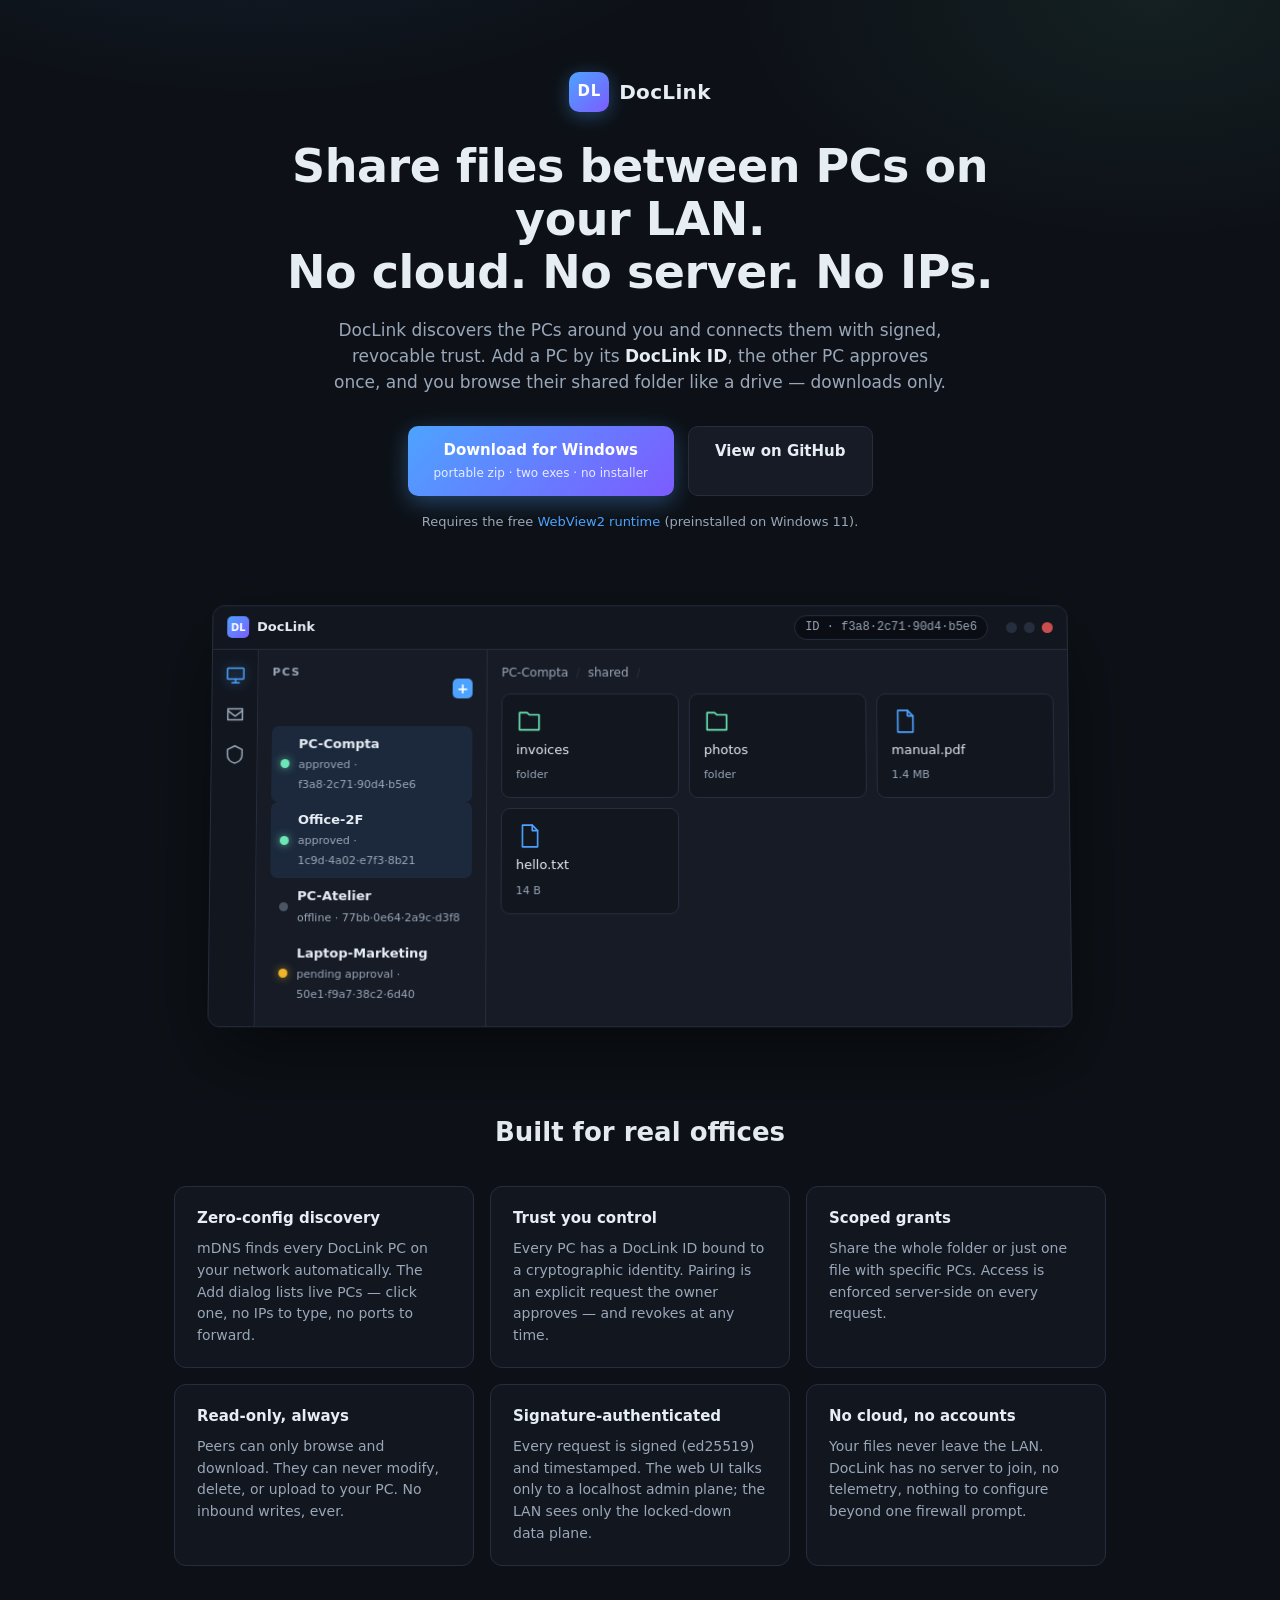
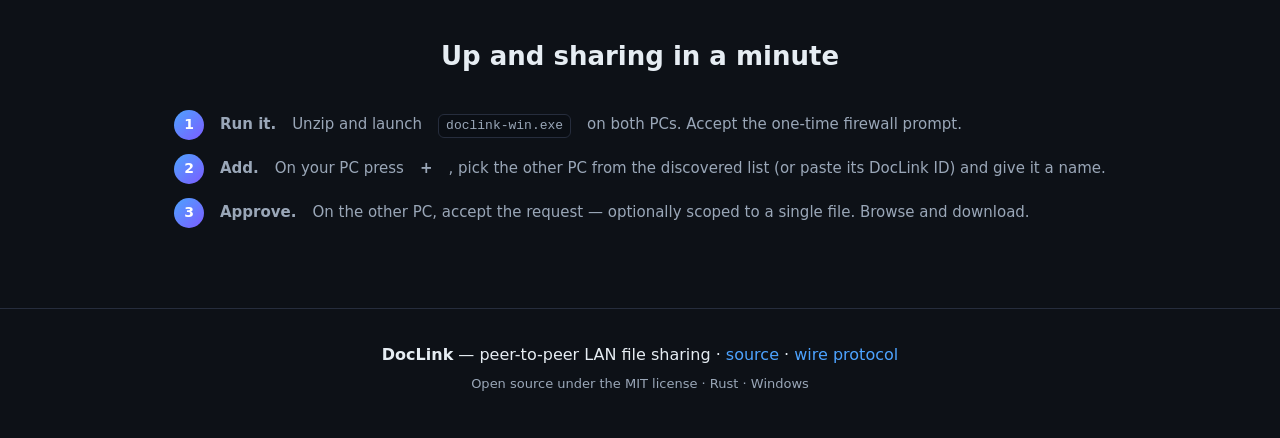
<file: docs/index.html>
<!DOCTYPE html>
<html lang="en">
<head>
  <meta charset="utf-8" />
  <meta name="viewport" content="width=device-width, initial-scale=1" />
  <meta name="description" content="DocLink — peer-to-peer LAN file sharing for Windows. Add a PC by its DocLink ID, approve once, browse and download. No cloud, no central server." />
  <title>DocLink — LAN file sharing for Windows</title>
  <link rel="stylesheet" href="style.css" />
</head>
<body>

  <header class="hero">
    <div class="hero-inner">
      <div class="brand">
        <span class="mark" aria-hidden="true">DL</span>
        <span class="brand-name">DocLink</span>
      </div>
      <h1>Share files between PCs on your LAN.<br />No cloud. No server. No IPs.</h1>
      <p class="tagline">
        DocLink discovers the PCs around you and connects them with signed, revocable
        trust. Add a PC by its <strong>DocLink ID</strong>, the other PC approves once,
        and you browse their shared folder like a drive — downloads only.
      </p>
      <div class="cta">
        <a class="btn btn-primary" href="https://github.com/najm07/doclink/releases/latest/download/doclink-portable.zip">
          Download for Windows
          <span class="btn-sub">portable zip · two exes · no installer</span>
        </a>
        <a class="btn btn-ghost" href="https://github.com/najm07/doclink">View on GitHub</a>
      </div>
      <p class="hint">Requires the free <a href="https://developer.microsoft.com/en-us/microsoft-edge/webview2/">WebView2 runtime</a> (preinstalled on Windows 11).</p>
    </div>
  </header>

  <section class="app-mock" aria-label="DocLink application preview">
    <div class="mock-win">
      <div class="mock-titlebar">
        <span class="mock-mark">DL</span>
        <span class="mock-name">DocLink</span>
        <span class="mock-id">ID · f3a8·2c71·90d4·b5e6</span>
        <span class="mock-controls"><i></i><i></i><i></i></span>
      </div>
      <div class="mock-body">
        <nav class="mock-activity" aria-hidden="true">
          <svg viewBox="0 0 24 24"><rect x="3" y="5" width="18" height="12" rx="1"/><path d="M8 21h8M12 17v4"/></svg>
          <svg viewBox="0 0 24 24"><path d="M4 6h16v12H4z"/><path d="M4 8l8 6 8-6"/></svg>
          <svg viewBox="0 0 24 24"><path d="M12 3l8 4v6c0 5-3.5 7.5-8 9-4.5-1.5-8-4-8-9V7z"/></svg>
        </nav>
        <aside class="mock-side">
          <div class="mock-side-head"><h2>PCS</h2><span class="mock-plus">+</span></div>
          <div class="mock-pc on">
            <span class="mock-dot"></span>
            <div><strong>PC-Compta</strong><small>approved · f3a8·2c71·90d4·b5e6</small></div>
          </div>
          <div class="mock-pc on">
            <span class="mock-dot"></span>
            <div><strong>Office-2F</strong><small>approved · 1c9d·4a02·e7f3·8b21</small></div>
          </div>
          <div class="mock-pc">
            <span class="mock-dot off"></span>
            <div><strong>PC-Atelier</strong><small>offline · 77bb·0e64·2a9c·d3f8</small></div>
          </div>
          <div class="mock-pc">
            <span class="mock-dot pending"></span>
            <div><strong>Laptop-Marketing</strong><small>pending approval · 50e1·f9a7·38c2·6d40</small></div>
          </div>
        </aside>
        <main class="mock-main">
          <div class="mock-crumb">PC-Compta <span>/</span> shared <span>/</span></div>
          <div class="mock-grid">
            <div class="mock-item"><svg viewBox="0 0 24 24"><path d="M3 4h7l2 2h9v14H3z"/></svg><span>invoices</span><small>folder</small></div>
            <div class="mock-item"><svg viewBox="0 0 24 24"><path d="M3 4h7l2 2h9v14H3z"/></svg><span>photos</span><small>folder</small></div>
            <div class="mock-item file"><svg viewBox="0 0 24 24"><path d="M6 2h9l5 5v15H6z"/><path d="M15 2v5h5"/></svg><span>manual.pdf</span><small>1.4 MB</small></div>
            <div class="mock-item file"><svg viewBox="0 0 24 24"><path d="M6 2h9l5 5v15H6z"/><path d="M15 2v5h5"/></svg><span>hello.txt</span><small>14 B</small></div>
          </div>
        </main>
      </div>
    </div>
  </section>

  <section class="features">
    <h2>Built for real offices</h2>
    <div class="feature-grid">
      <article>
        <h3>Zero-config discovery</h3>
        <p>mDNS finds every DocLink PC on your network automatically. The Add dialog lists live PCs — click one, no IPs to type, no ports to forward.</p>
      </article>
      <article>
        <h3>Trust you control</h3>
        <p>Every PC has a DocLink ID bound to a cryptographic identity. Pairing is an explicit request the owner approves — and revokes at any time.</p>
      </article>
      <article>
        <h3>Scoped grants</h3>
        <p>Share the whole folder or just one file with specific PCs. Access is enforced server-side on every request.</p>
      </article>
      <article>
        <h3>Read-only, always</h3>
        <p>Peers can only browse and download. They can never modify, delete, or upload to your PC. No inbound writes, ever.</p>
      </article>
      <article>
        <h3>Signature-authenticated</h3>
        <p>Every request is signed (ed25519) and timestamped. The web UI talks only to a localhost admin plane; the LAN sees only the locked-down data plane.</p>
      </article>
      <article>
        <h3>No cloud, no accounts</h3>
        <p>Your files never leave the LAN. DocLink has no server to join, no telemetry, nothing to configure beyond one firewall prompt.</p>
      </article>
    </div>
  </section>

  <section class="steps">
    <h2>Up and sharing in a minute</h2>
    <ol>
      <li><strong>Run it.</strong> Unzip and launch <code>doclink-win.exe</code> on both PCs. Accept the one-time firewall prompt.</li>
      <li><strong>Add.</strong> On your PC press <strong>+</strong>, pick the other PC from the discovered list (or paste its DocLink ID) and give it a name.</li>
      <li><strong>Approve.</strong> On the other PC, accept the request — optionally scoped to a single file. Browse and download.</li>
    </ol>
  </section>

  <footer>
    <p><strong>DocLink</strong> — peer-to-peer LAN file sharing · <a href="https://github.com/najm07/doclink">source</a> · <a href="https://github.com/najm07/doclink/blob/main/docs/protocol.md">wire protocol</a></p>
    <p class="fine">Open source under the MIT license · Rust · Windows</p>
  </footer>

</body>
</html>
</file>
<file: docs/style.css>
:root {
  --bg: #0d1117;
  --bg-soft: #11161f;
  --panel: #161b26;
  --border: #262d3d;
  --text: #e6edf3;
  --muted: #9aa7b8;
  --accent: #4da3ff;
  --accent-2: #6ee7b7;
  --code-bg: #0a0e14;
}

* { box-sizing: border-box; margin: 0; padding: 0; }

html { scroll-behavior: smooth; }

body {
  font-family: "Segoe UI", system-ui, -apple-system, sans-serif;
  background:
    radial-gradient(900px 500px at 20% -10%, rgba(77, 163, 255, 0.12), transparent 60%),
    radial-gradient(700px 400px at 90% 0%, rgba(110, 231, 183, 0.07), transparent 60%),
    var(--bg);
  color: var(--text);
  line-height: 1.55;
}

a { color: var(--accent); text-decoration: none; }
a:hover { text-decoration: underline; }

.hero { padding: 72px 24px 24px; text-align: center; }

.hero-inner { max-width: 760px; margin: 0 auto; }

.brand {
  display: inline-flex;
  align-items: center;
  gap: 10px;
  font-weight: 600;
  letter-spacing: 0.02em;
  margin-bottom: 28px;
}

.mark {
  display: inline-grid;
  place-items: center;
  width: 40px;
  height: 40px;
  border-radius: 10px;
  background: linear-gradient(135deg, var(--accent), #7c5cff);
  color: #fff;
  font-weight: 700;
  font-size: 15px;
  letter-spacing: 0.05em;
  box-shadow: 0 4px 18px rgba(77, 163, 255, 0.35);
}

.brand-name { font-size: 20px; }

h1 {
  font-size: clamp(30px, 5vw, 46px);
  line-height: 1.15;
  font-weight: 700;
  letter-spacing: -0.01em;
}

.tagline {
  margin: 18px auto 30px;
  max-width: 620px;
  color: var(--muted);
  font-size: 17px;
}

.tagline strong { color: var(--text); }

.cta {
  display: flex;
  gap: 14px;
  justify-content: center;
  flex-wrap: wrap;
}

.btn {
  display: inline-flex;
  flex-direction: column;
  align-items: center;
  gap: 2px;
  padding: 13px 26px;
  border-radius: 10px;
  font-weight: 600;
  font-size: 15px;
  transition: transform 0.12s ease, box-shadow 0.12s ease;
}

.btn:hover { text-decoration: none; transform: translateY(-1px); }

.btn-primary {
  background: linear-gradient(135deg, var(--accent), #7c5cff);
  color: #fff;
  box-shadow: 0 6px 22px rgba(77, 163, 255, 0.35);
}

.btn-primary:hover { box-shadow: 0 8px 28px rgba(77, 163, 255, 0.5); }

.btn-ghost {
  border: 1px solid var(--border);
  color: var(--text);
  background: var(--panel);
}

.btn-ghost:hover { border-color: var(--accent); }

.btn-sub { font-weight: 400; font-size: 12px; opacity: 0.85; }

.hint { margin-top: 16px; font-size: 13px; color: var(--muted); }

/* --- app mock --- */

.app-mock {
  padding: 48px 24px 16px;
  display: flex;
  justify-content: center;
  perspective: 1200px;
}

.mock-win {
  width: min(860px, 100%);
  border: 1px solid var(--border);
  border-radius: 12px;
  overflow: hidden;
  background: var(--panel);
  box-shadow: 0 30px 80px rgba(0, 0, 0, 0.55);
  transform: rotateX(2deg);
}

.mock-titlebar {
  display: flex;
  align-items: center;
  gap: 8px;
  padding: 9px 14px;
  background: var(--bg-soft);
  border-bottom: 1px solid var(--border);
  font-size: 13px;
}

.mock-mark {
  display: grid;
  place-items: center;
  width: 22px;
  height: 22px;
  border-radius: 5px;
  background: linear-gradient(135deg, var(--accent), #7c5cff);
  color: #fff;
  font-size: 10px;
  font-weight: 700;
}

.mock-name { font-weight: 600; }

.mock-id {
  margin-left: auto;
  font-family: Consolas, "Cascadia Mono", monospace;
  font-size: 12px;
  color: var(--muted);
  background: var(--code-bg);
  border: 1px solid var(--border);
  padding: 2px 10px;
  border-radius: 999px;
}

.mock-controls { display: flex; gap: 7px; margin-left: 10px; }
.mock-controls i {
  width: 11px;
  height: 11px;
  border-radius: 50%;
  background: var(--border);
}
.mock-controls i:last-child { background: #c94f4f; }

.mock-body {
  display: grid;
  grid-template-columns: 46px 230px 1fr;
  min-height: 300px;
}

.mock-activity {
  display: flex;
  flex-direction: column;
  align-items: center;
  gap: 18px;
  padding-top: 14px;
  background: var(--bg-soft);
  border-right: 1px solid var(--border);
}

.mock-activity svg {
  width: 22px;
  height: 22px;
  fill: none;
  stroke: var(--muted);
  stroke-width: 1.6;
  stroke-linejoin: round;
  stroke-linecap: round;
}

.mock-activity svg:first-child {
  stroke: var(--accent);
  filter: drop-shadow(0 0 6px rgba(77, 163, 255, 0.6));
}

.mock-side {
  padding: 14px;
  border-right: 1px solid var(--border);
  background: var(--panel);
}

.mock-side-head {
  display: flex;
  justify-content: space-between;
  align-items: center;
  margin-bottom: 12px;
}

.mock-side-head h2 {
  font-size: 11px;
  font-weight: 700;
  letter-spacing: 0.12em;
  color: var(--muted);
}

.mock-plus {
  display: grid;
  place-items: center;
  width: 20px;
  height: 20px;
  border-radius: 5px;
  background: var(--accent);
  color: #fff;
  font-weight: 700;
  font-size: 14px;
}

.mock-pc {
  display: flex;
  gap: 9px;
  align-items: center;
  padding: 8px 9px;
  border-radius: 7px;
  font-size: 13px;
}

.mock-pc.on { background: rgba(77, 163, 255, 0.1); }

.mock-pc strong { display: block; font-weight: 600; font-size: 13px; }
.mock-pc small { color: var(--muted); font-size: 11px; }

.mock-dot {
  width: 9px;
  height: 9px;
  border-radius: 50%;
  background: var(--accent-2);
  box-shadow: 0 0 8px rgba(110, 231, 183, 0.7);
  flex: none;
}
.mock-dot.off { background: #4b5563; box-shadow: none; }
.mock-dot.pending { background: #f0b429; box-shadow: 0 0 8px rgba(240, 180, 41, 0.6); }

.mock-main { padding: 14px; }

.mock-crumb {
  font-size: 12px;
  color: var(--muted);
  margin-bottom: 12px;
}

.mock-crumb span { color: var(--border); padding: 0 4px; }

.mock-grid {
  display: grid;
  grid-template-columns: repeat(auto-fill, minmax(150px, 1fr));
  gap: 10px;
}

.mock-item {
  border: 1px solid var(--border);
  border-radius: 9px;
  padding: 14px;
  background: var(--bg-soft);
  display: flex;
  flex-direction: column;
  gap: 6px;
  font-size: 13px;
}

.mock-item svg {
  width: 26px;
  height: 26px;
  fill: none;
  stroke: var(--accent-2);
  stroke-width: 1.5;
  stroke-linejoin: round;
  stroke-linecap: round;
}

.mock-item.file svg { stroke: var(--accent); }

.mock-item small { color: var(--muted); font-size: 11px; }

/* --- features / steps / footer --- */

.features, .steps {
  max-width: 980px;
  margin: 0 auto;
  padding: 70px 24px 0;
}

h2 {
  font-size: 26px;
  text-align: center;
  margin-bottom: 34px;
}

.feature-grid {
  display: grid;
  grid-template-columns: repeat(auto-fit, minmax(280px, 1fr));
  gap: 16px;
}

.feature-grid article {
  border: 1px solid var(--border);
  border-radius: 12px;
  padding: 20px 22px;
  background: var(--bg-soft);
}

.feature-grid h3 { font-size: 15px; margin-bottom: 8px; }
.feature-grid p { color: var(--muted); font-size: 14px; }

.steps ol {
  list-style: none;
  counter-reset: step;
  display: grid;
  gap: 14px;
}

.steps li {
  counter-increment: step;
  display: flex;
  gap: 16px;
  align-items: baseline;
  color: var(--muted);
  font-size: 15px;
}

.steps li::before {
  content: counter(step);
  flex: none;
  display: grid;
  place-items: center;
  width: 30px;
  height: 30px;
  border-radius: 50%;
  background: linear-gradient(135deg, var(--accent), #7c5cff);
  color: #fff;
  font-weight: 700;
  font-size: 14px;
}

code {
  font-family: Consolas, "Cascadia Mono", monospace;
  font-size: 13px;
  background: var(--code-bg);
  border: 1px solid var(--border);
  padding: 1px 7px;
  border-radius: 6px;
}

footer {
  margin-top: 80px;
  padding: 34px 24px 44px;
  text-align: center;
  border-top: 1px solid var(--border);
  color: var(--text);
}

footer .fine { margin-top: 6px; font-size: 13px; color: var(--muted); }

@media (max-width: 720px) {
  .mock-body { grid-template-columns: 40px 1fr; }
  .mock-side { display: none; }
  .mock-id { display: none; }
}
</file>
